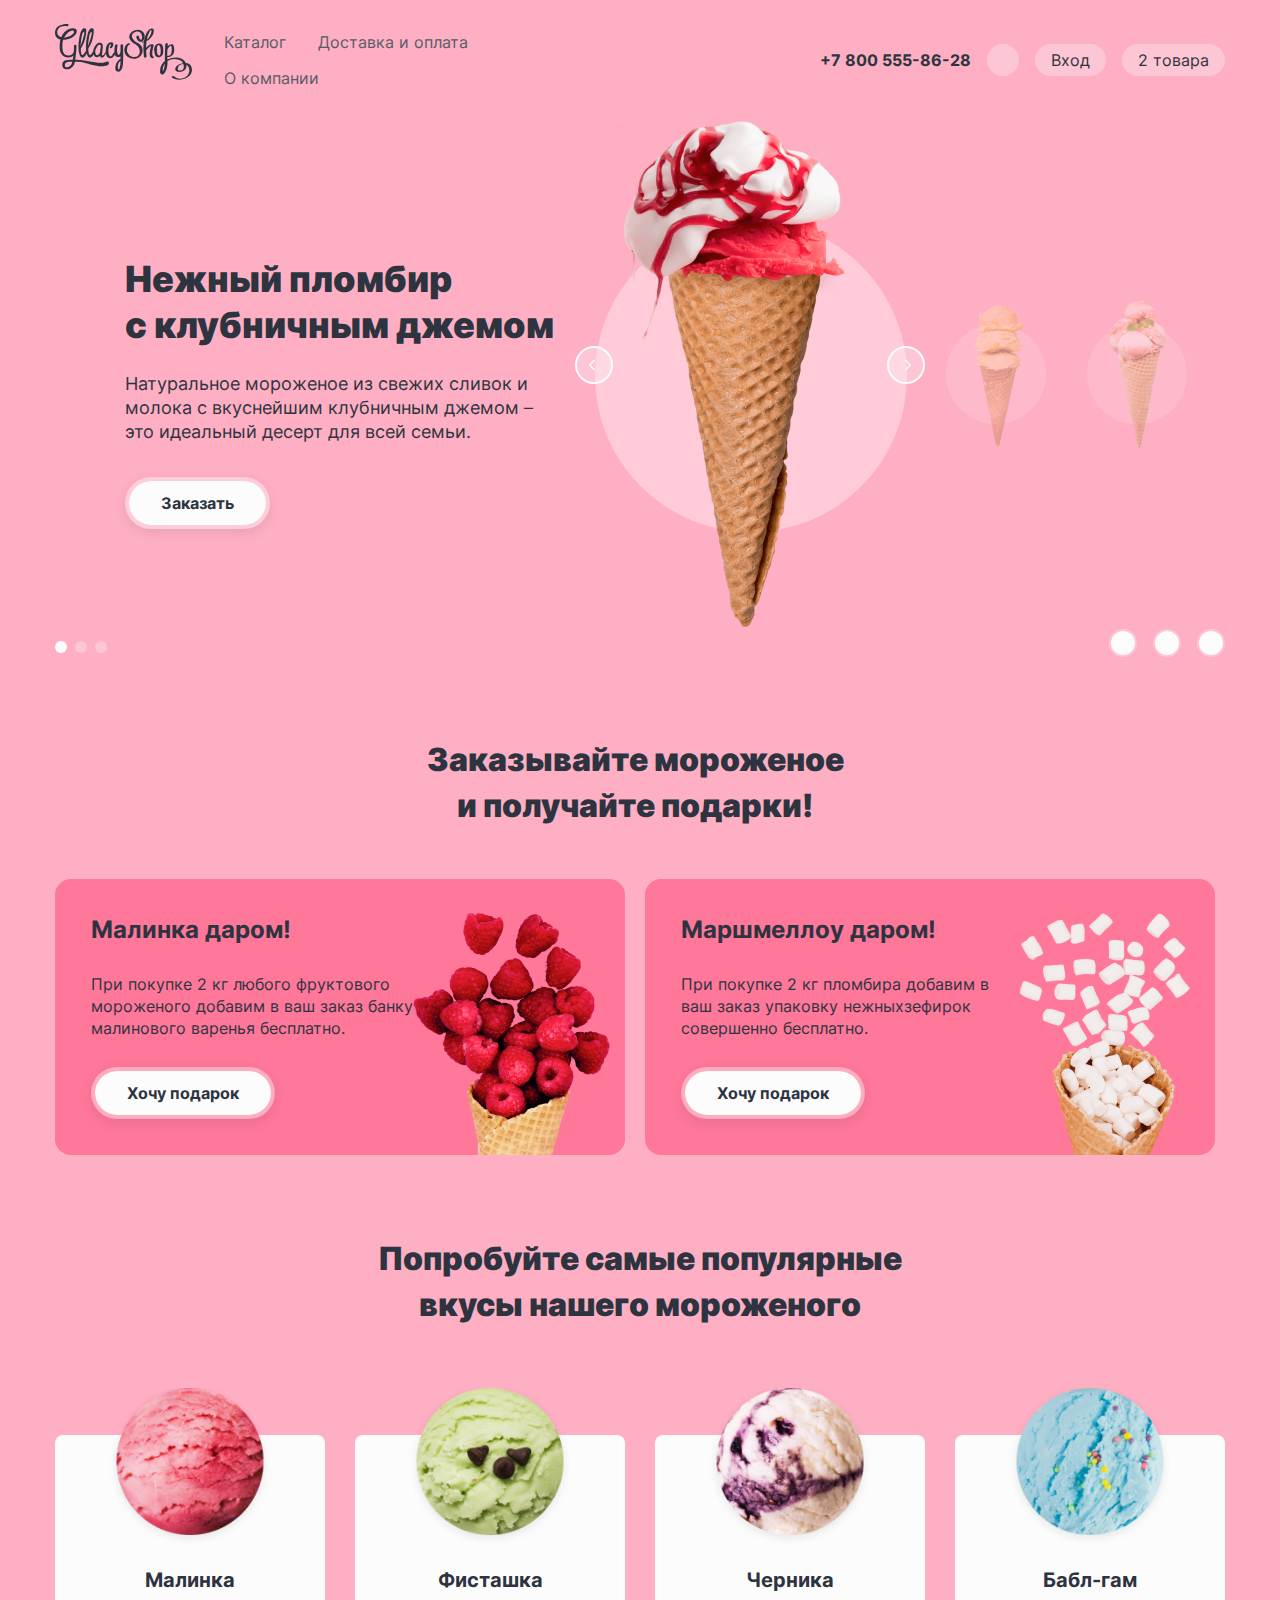
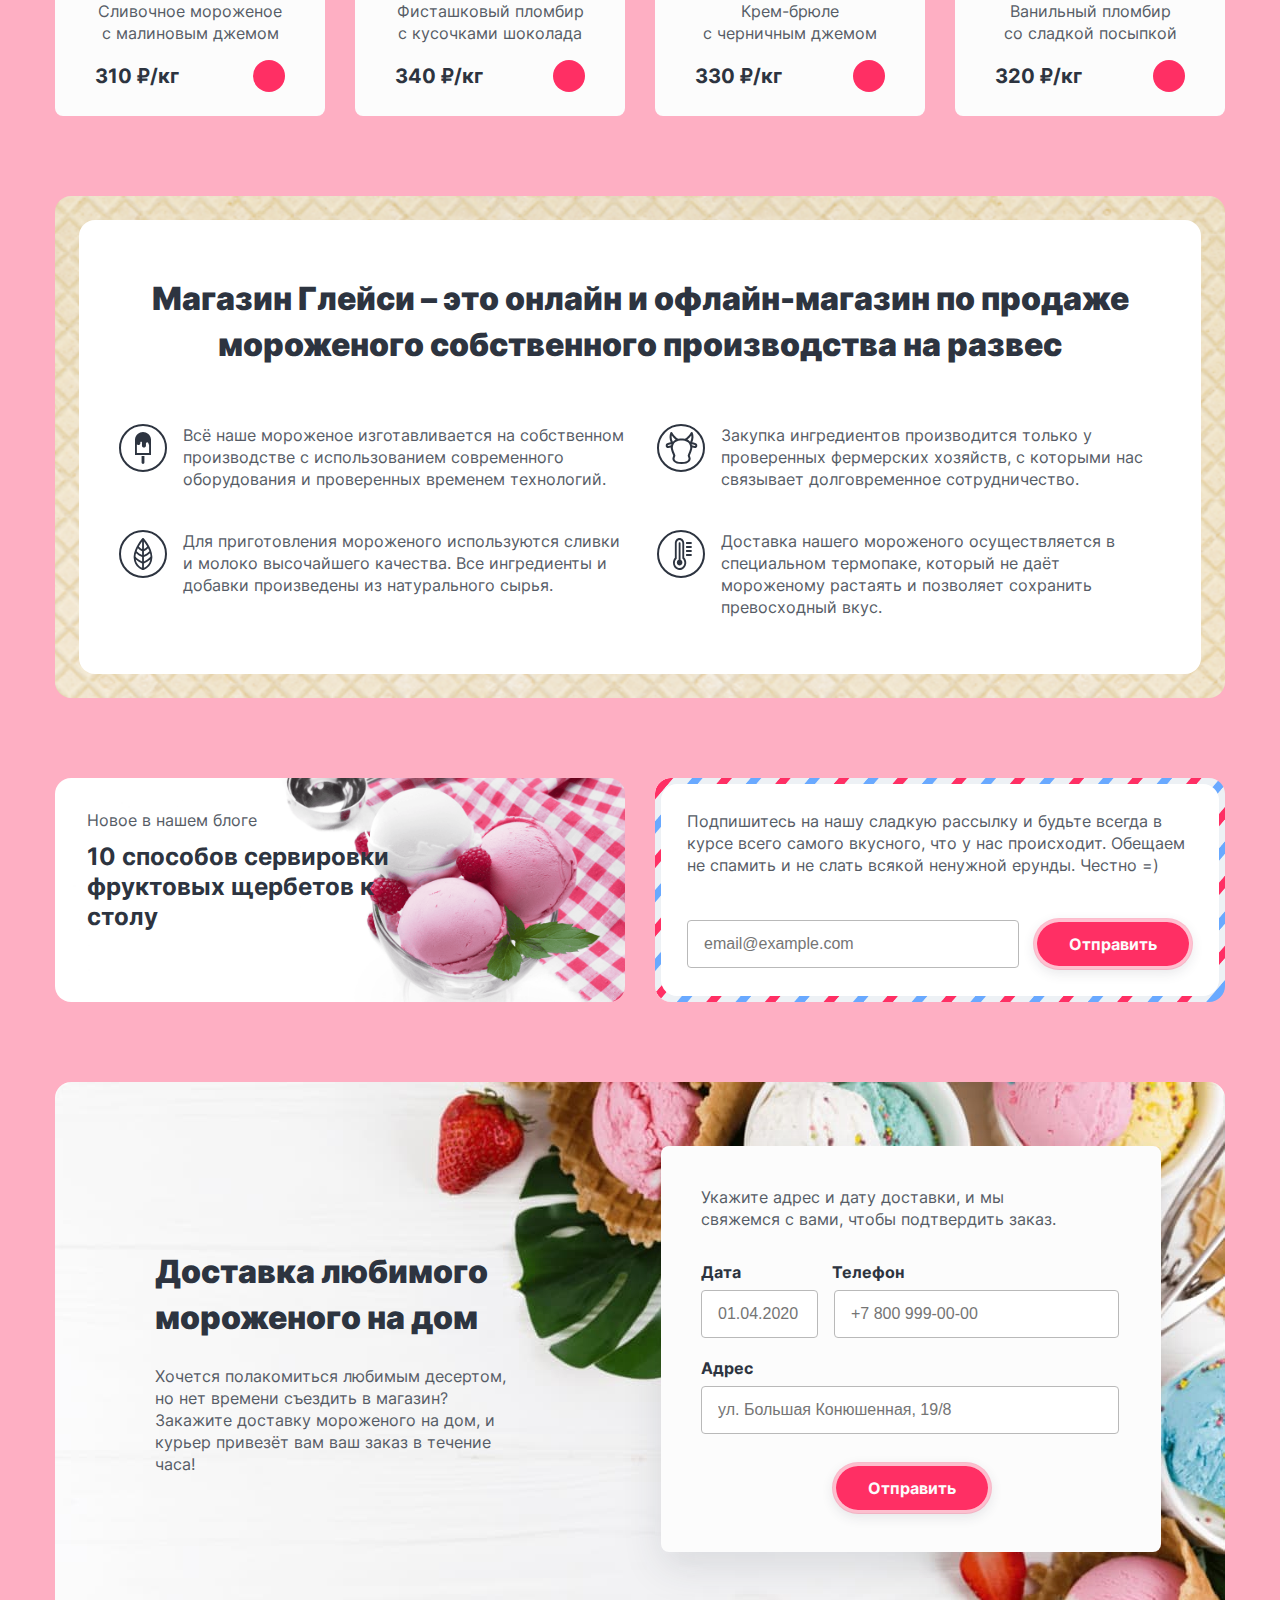
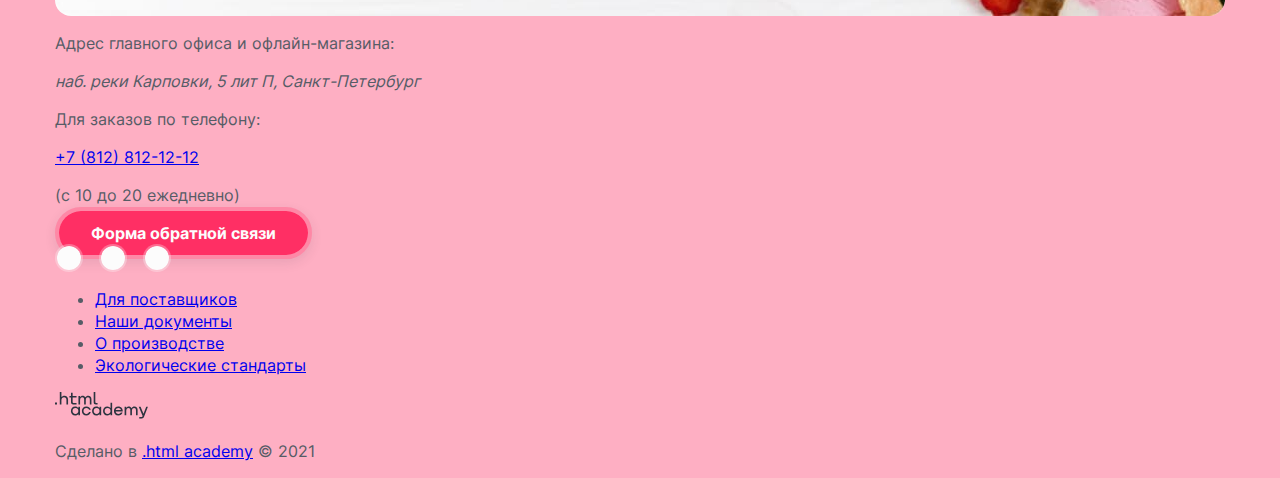
<file: index.html>
<!DOCTYPE html>
<html lang="ru">
  <head>
    <meta charset="utf-8">
    <title>HTML Academy: Глейси</title>
    <link rel="stylesheet" href="styles/styles.css">
  </head>
  <body>
    <header class="page-header container">
      <a class="logo" href="index.html">
        <img class="page-header__image" src="./images/logo.svg" alt="Логотип сервиса доставки мороженного Глейси." width="137" height="56">
      </a>
      <nav class="site-navigation">
        <ul class="site-navigation__list">
          <li class="site-navigation__item">
            <a class="site-navigation__link" href="catalog.html">Каталог</a>
          </li>
          <li class="site-navigation__item">
            <a class="site-navigation__link" href="#">Доставка и оплата</a>
          </li>
          <li class="site-navigation__item">
            <a class="site-navigation__link" href="#">О компании</a>
          </li>
        </ul>
        <ul class="site-navigation__list navigation-user">
          <li class="navigation-user__item navigation-user__item--main">
            <a class="navigation-user__link navigation-user__link--main" href="tel:+78005558628">+7 800 555-86-28</a>
          </li>
          <li class="navigation-user__item">
            <a class="navigation-user__link" href="#">
              <span class="visually-hidden">Поиск.</span>
            </a>
          </li>
          <li class="navigation-user__item">
            <a class="navigation-user__link" href="#">Вход</a>
          </li>
          <li class="navigation-user__item">
            <a class="navigation-user__link" href="#">2 товара</a>
          </li>
        </ul>
      </nav>
    </header>
    <main class="main-index container">
      <h1 class="visually-hidden">Сервис доставки мороженного Глейси</h1>
      <section class="slider container">
        <h2 class="visually-hidden">Закажите мороженное</h2>
        <div class="slider-description">
          <ol class="slider-description__list">
            <li class="slider-description__item slider-description__item--active">
              <h3 class="slider-description__title">Нежный пломбир<br> с клубничным джемом</h3>
              <p class="slider-description__text">Натуральное мороженое из свежих сливок и молока с вкуснейшим клубничным джемом – это идеальный десерт для всей семьи.</p>
              <a class="button button--main" href="#">Заказать</a>
            </li>
            <li class="slider-description__item slider-description__item--inactive">
              <h3 class="slider-description__title">Сливочное мороженое со вкусом банана</h3>
              <p class="slider-description__text">Сливочное мороженое с ярким банановым вкусом подарит вам свежесть и наслаждение даже в самый жаркий летний день.</p>
              <a class="button button--main" href="#">Заказать</a>
            </li>
            <li class="slider-description__item slider-description__item--inactive">
              <h3 class="slider-description__title">Карамельный пломбир с маршмеллоу</h3>
              <p class="slider-description__text">Необычный сладкий десерт с карамельным топпингом и кусочками зефира завоюет сердца сладкоежек всех возрастов.</p>
              <a class="button button--main" href="#">Заказать</a>
            </li>
          </ol>
        </div>
        <div class="slider-content">
          <ol class="slider-content__list">
            <li class="slider-content__item slider-content__item--active">
              <img class="slider-content__image slider-content__image--active" src="./images/product/icecream-strawberry.png" alt="Нежный пломбир с клубничным джемом." width="306" height="507">
            </li>
            <li class="slider-content__item">
              <img class="slider-content__image" src="./images/product/icecream-banana.png" alt="Сливочное мороженое со вкусом банана." width="66" height="150">
            </li>
            <li class="slider-content__item">
              <img class="slider-content__image" src="./images/product/icecream-caramel.png" alt="Карамельный пломбир с маршмеллоу." width="66" height="150">
            </li>
          </ol>
        </div>
        <div class="slider-control">
          <button class="slider-control__button slider-control__button--previous" type="button">
            <span class="visually-hidden">Предыдущее фото.</span>
          </button>
          <button class="slider-control__button slider-control__button--next" type="button">
            <span class="visually-hidden">Следующее фото.</span>
          </button>
        </div>
        <ol class="slider-pagination">
          <li class="slider-pagination__item">
            <button class="slider-pagination__button slider-pagination__button--active" type="button">
              <span class="visually-hidden">1 фото.</span>
            </button>
          </li>
          <li class="slider-pagination__item">
            <button class="slider-pagination__button" type="button">
              <span class="visually-hidden">2 фото.</span>
            </button>
          </li>
          <li class="slider-pagination__item">
            <button class="slider-pagination__button" type="button">
              <span class="visually-hidden">3 фото.</span>
            </button>
          </li>
        </ol>
        <div class="social-list slider-social-list">
          <a class="social-list__link" href="https://t.me/htmlacademy">
            <span class="visually-hidden">Мы в Телеграмме.</span>
          </a>
          <a class="social-list__link" href="https://vk.com/htmlacademy" target="_blank">
            <span class="visually-hidden">Мы в ВКонтакте.</span>
          </a>
          <a class="social-list__link" href="https://www.youtube.com/user/htmlacademyru">
            <span class="visually-hidden">Мы в Ютубе.</span>
          </a>
        </div>
      </section>
      <section class="promo container">
        <h2 class="main-title promo__main-title">Заказывайте мороженое и получайте подарки!</h2>
        <article class="promo__card promo__card--rasberry">
          <h3 class="promo__title">Малинка даром!</h3>
          <p class="promo__description">При покупке 2 кг любого фруктового мороженого добавим в ваш заказ банку малинового варенья бесплатно.</p>
          <a class="button promo__button button--main" href="#">Хочу подарок</a>
        </article>
        <article class="promo__card promo__card--marshmallow">
          <h3 class="promo__title">Маршмеллоу даром!</h3>
          <p class="promo__description">При покупке 2 кг пломбира добавим в ваш заказ упаковку нежныхзефирок совершенно бесплатно.</p>
          <a class="button promo__button button--main" href="#">Хочу подарок</a>
        </article>
      </section>
      <section class="product container">
        <h2 class="main-title product__main-title">Попробуйте самые популярные вкусы нашего мороженого</h2>
        <div class="product-container">
          <article class="product__card">
            <a class="product__link" href="#">
              <img class="product__image" src="./images/product/raspberry.png" alt="Малиновое мороженное." width="168" height="168">
            </a>
            <a class="product__link" href="#">
              <h2 class="product__title">Малинка</h2>
            </a>
            <p class="product__description">Сливочное мороженое с малиновым джемом</p>
            <div class="product__price-container">
              <b class="product__price">310 ₽/кг</b>
              <a class="product__button" href="#">
                <span class="visually-hidden">Добавить в корзину.</span>
              </a>
            </div>
          </article>
          <article class="product__card">
            <a class="product__link" href="#">
              <img class="product__image" src="./images/product/pistachio.png" alt="Фисташковое мороженное." width="168" height="168">
            </a>
            <a class="product__link" href="#">
              <h2 class="product__title">Фисташка</h2>
            </a>
            <p class="product__description">Фисташковый пломбир с кусочками шоколада</p>
            <div class="product__price-container">
              <b class="product__price">340 ₽/кг</b>
              <a class="product__button" href="#">
                <span class="visually-hidden">Добавить в корзину.</span>
              </a>
            </div>
          </article>
          <article class="product__card">
            <a class="product__link" href="#">
              <img class="product__image" src="./images/product/blueberry.png" alt="Черничное мороженное." width="168" height="168">
            </a>
            <a class="product__link" href="#">
              <h2 class="product__title">Черника</h2>
            </a>
            <p class="product__description">Крем-брюле<br> с черничным джемом</p>
            <div class="product__price-container">
              <b class="product__price">330 ₽/кг</b>
              <a class="product__button" href="#">
                <span class="visually-hidden">Добавить в корзину.</span>
              </a>
            </div>
          </article>
          <article class="product__card">
            <a class="product__link" href="#">
              <img class="product__image" src="./images/product/bubblegum.png" alt="Мороженное со вкусом жвачки." width="168" height="168">
            </a>
            <a class="product__link" href="#">
              <h2 class="product__title">Бабл-гам</h2>
            </a>
            <p class="product__description">Ванильный пломбир<br> со сладкой посыпкой</p>
            <div class="product__price-container">
              <b class="product__price">320 ₽/кг</b>
              <a class="product__button" href="#">
                <span class="visually-hidden">Добавить в корзину.</span>
              </a>
            </div>
          </article>
        </div>
      </section>
      <section class="advantages container">
        <div class="advantages-container">
          <h2 class="main-title advantages__main-title">Магазин Глейси – это онлайн и офлайн-магазин по продаже мороженого собственного производства на развес</h2>
          <ul class="advantages__list">
            <li class="advantages__item advantages__item--production">Всё наше мороженое изготавливается на собственном производстве с использованием современного оборудования и проверенных временем технологий.</li>
            <li class="advantages__item advantages__item--purchase">Закупка ингредиентов производится только у проверенных фермерских хозяйств, с которыми нас связывает долговременное сотрудничество.</li>
            <li class="advantages__item advantages__item--materials">Для приготовления мороженого используются сливки и молоко высочайшего качества. Все ингредиенты и добавки произведены из натурального сырья.</li>
            <li class="advantages__item advantages__item--delivery">Доставка нашего мороженого осуществляется в специальном термопаке, который не даёт мороженому растаять и позволяет сохранить превосходный вкус.</li>
          </ul>
        </div>
      </section>
      <section class="news container">
        <h2 class="visually-hidden">Новостной блок.</h2>
        <aside class="news-container news-container__blog">
          <h3 class="visually-hidden">Новости о сервировке.</h3>
          <p class="news-container__description">Новое в нашем блоге</p>
          <a class="news-container__link" href="#">10 способов сервировки фруктовых щербетов к столу</a>
        </aside>
        <aside class="news-container news-container__mail">
          <h3 class="visually-hidden">Подпишись на рассылку.</h3>
          <div class="new-container__mail-wrapper">
            <p class="news-container__description news-container__description-mail">Подпишитесь на нашу сладкую рассылку и будьте всегда в курсе всего самого вкусного, что у нас происходит. Обещаем не спамить и не слать всякой ненужной ерунды. Честно =)</p>
            <form class="news-container__form form" action="https://echo.htmlacademy.ru" method="post">
              <label class="visually-hidden" for="email">Введите ваш e-mail.</label>
              <input class="news-container__input input" type="email" name="email" id="email" placeholder="email@example.com">
              <button class="button button--secondary" type="submit">Отправить</button>
          </form>
          </div>
        </aside>
      </section>
      <section class="delivery container">
        <div class="delivery-container__description">
          <h2 class="main-title delivery__title">Доставка любимого мороженого на дом</h2>
          <p class="delivery__description">Хочется полакомиться любимым десертом,&nbsp; но нет времени съездить в магазин? Закажите доставку мороженого на дом, и курьер привезёт вам ваш заказ в течение часа!</p>
        </div>
        <div class="dilivery-container__form">
          <p class="dilivery-container__description delivery__description">Укажите адрес и дату доставки, и мы свяжемся с вами, чтобы подтвердить заказ.</p>
          <form class="delivery__form form" action="https://echo.htmlacademy.ru" method="post">
            <span class="form__container">
              <label class="form__label" for="date">Дата</label>
              <input class="delivery__input delivery__input--date input" type="text" name="date" id="date" placeholder="01.04.2020">
            </span>
            <span class="form__container">
              <label class="form__label" for="phone">Телефон</label>
              <input class="delivery__input delivery__input--phone input" type="text" name="phone" id="phone" placeholder="+7 800 999-00-00">
            </span>
            <span class="form__container form__container--address">
              <label class="form__label" for="address">Адрес</label>
              <input class="delivery__input delivery__input--address input" type="text" name="address" id="address" placeholder="ул. Большая Конюшенная, 19/8">
            </span>
            <button class="button button-delivery button--secondary" type="submit">Отправить</button>
          </form>
        </div>
      </section>
      <section class="contact container">
        <h2 class="visually-hidden">Контактная информация.</h2>
        <div class="contact-container">
          <p class="contact__description">Адрес главного офиса и офлайн-магазина:</p>
          <address class="contact__main-info">наб. реки Карповки, 5 лит П, Санкт-Петербург</address>
          <p class="contact__description">Для заказов по телефону:</p>
          <a class="contact__main-info" href="tel:+78128121212">+7 (812) 812-12-12</a>
          <p class="contact__additional-info">(с 10 до 20 ежедневно)</p>
          <a class="button button--secondary" href="#">Форма обратной связи</a>
        </div>
      </section>
    </main>
    <footer class="page-footer container">
      <div class="social-list footer-social-list">
        <a class="social-list__link" href="https://t.me/htmlacademy">
          <span class="visually-hidden">Мы в Телеграмме.</span>
        </a>
        <a class="social-list__link" href="https://vk.com/htmlacademy" target="_blank">
          <span class="visually-hidden">Мы в ВКонтакте.</span>
        </a>
        <a class="social-list__link" href="https://www.youtube.com/user/htmlacademyru">
          <span class="visually-hidden">Мы в Ютубе.</span>
        </a>
      </div>
      <div class="footer-navigation">
        <ul class="footer-navigation__list">
          <li class="footer-navigation__item footer-navigation__item--main">
            <a class="footer-navigation__link" href="#">Для поставщиков</a>
          </li>
          <li class="footer-navigation__item">
            <a class="footer-navigation__link" href="#">Наши документы</a>
          </li>
          <li class="footer-navigation__item">
            <a class="footer-navigation__link" href="#">О производстве</a>
          </li>
          <li class="footer-navigation__item">
            <a class="footer-navigation__link" href="#">Экологические стандарты</a>
          </li>
        </ul>
      </div>
      <div class="htmlacademy">
        <a class="htmlacademy__link" href="https://htmlacademy.ru" target="_blank">
          <img class="htmlacademy__image" src="./images/logo_htmlacademy.svg" alt="Логотип htmlacademy" width="93" height="27">
        </a>
        <p class="htmlacademy__description">Сделано в <a class="htmlacademy__description-link" href="https://htmlacademy.ru">.html academy</a> © 2021</p>
      </div>
    </footer>
  </body>
</html>
</file>
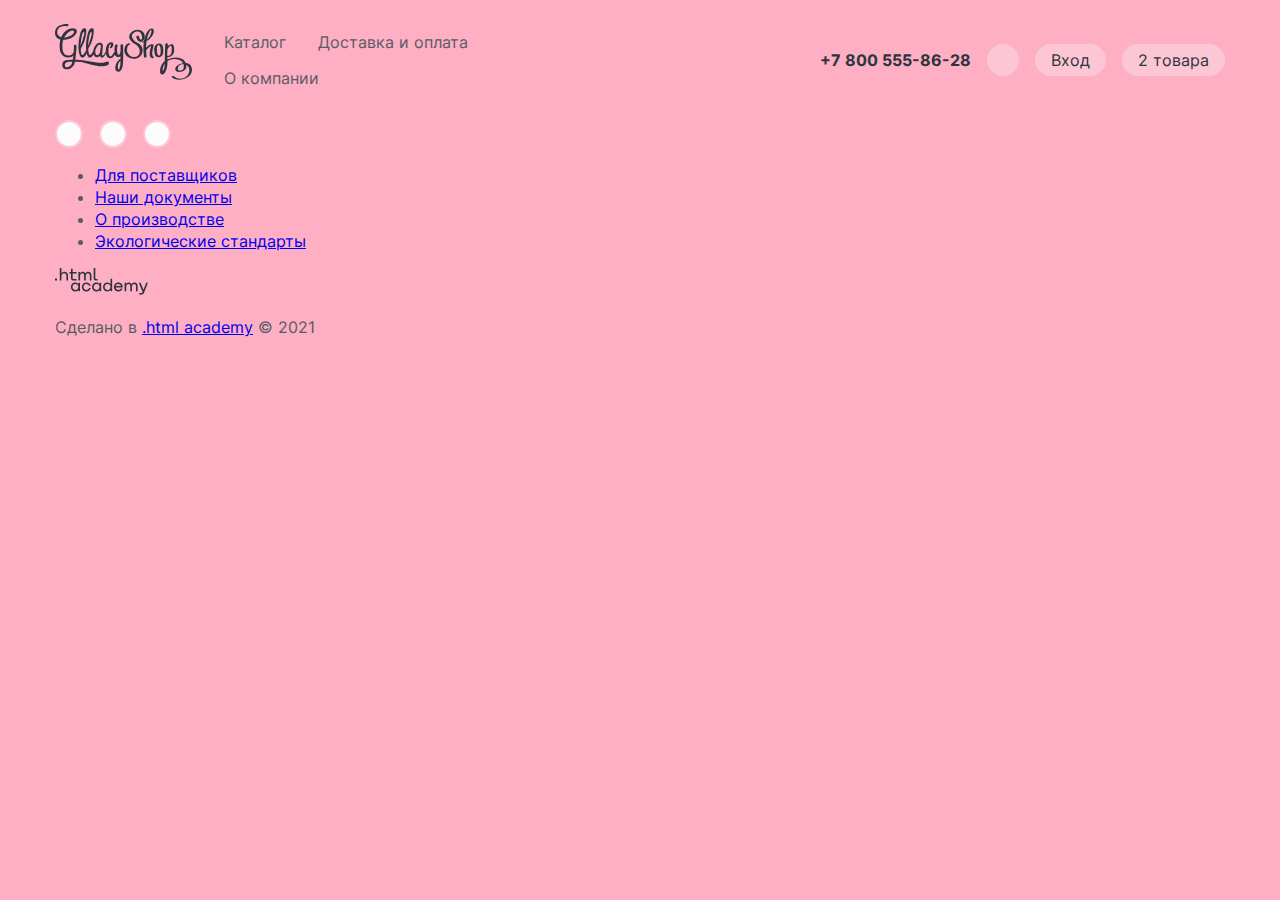
<file: catalog.html>
<!DOCTYPE html>
<html lang="ru">
  <head>
    <meta charset="utf-8">
    <title>HTML Academy: Глейси</title>
    <link rel="stylesheet" href="styles/styles.css">
  </head>
  <body>
    <header class="page-header container">
      <a class="logo" href="index.html">
        <img class="page-header__image" src="./images/logo.svg" alt="Логотип сервиса доставки мороженного Глейси." width="137" height="56">
      </a>
      <nav class="site-navigation">
        <ul class="site-navigation__list">
          <li class="site-navigation__item">
            <a class="site-navigation__link site-navigation__link--active">Каталог</a>
          </li>
          <li class="site-navigation__item">
            <a class="site-navigation__link" href="#">Доставка и оплата</a>
          </li>
          <li class="site-navigation__item">
            <a class="site-navigation__link" href="#">О компании</a>
          </li>
        </ul>
        <ul class="site-navigation__list navigation-user">
          <li class="navigation-user__item navigation-user__item--main">
            <a class="navigation-user__link navigation-user__link--main" href="tel:+78005558628">+7 800 555-86-28</a>
          </li>
          <li class="navigation-user__item">
            <a class="navigation-user__link" href="#">
              <span class="visually-hidden">Поиск.</span>
            </a>
          </li>
          <li class="navigation-user__item">
            <a class="navigation-user__link" href="#">Вход</a>
          </li>
          <li class="navigation-user__item">
            <a class="navigation-user__link" href="#">2 товара</a>
          </li>
        </ul>
      </nav>
    </header>
    <main class="main-index">
      <h1 class="visually-hidden">Каталог мороженного Глейси</h1>
    </main>
    <footer class="page-footer container">
      <div class="social-list footer-social-list">
        <a class="social-list__link" href="https://t.me/htmlacademy">
          <span class="visually-hidden">Мы в Телеграмме.</span>
        </a>
        <a class="social-list__link" href="https://vk.com/htmlacademy" target="_blank">
          <span class="visually-hidden">Мы в ВКонтакте.</span>
        </a>
        <a class="social-list__link" href="https://www.youtube.com/user/htmlacademyru">
          <span class="visually-hidden">Мы в Ютубе.</span>
        </a>
      </div>
      <div class="footer-navigation">
        <ul class="footer-navigation__list">
          <li class="footer-navigation__item footer-navigation__item--main">
            <a class="footer-navigation__link" href="#">Для поставщиков</a>
          </li>
          <li class="footer-navigation__item">
            <a class="footer-navigation__link" href="#">Наши документы</a>
          </li>
          <li class="footer-navigation__item">
            <a class="footer-navigation__link" href="#">О производстве</a>
          </li>
          <li class="footer-navigation__item">
            <a class="footer-navigation__link" href="#">Экологические стандарты</a>
          </li>
        </ul>
      </div>
      <div class="htmlacademy">
        <a class="htmlacademy__link" href="https://htmlacademy.ru" target="_blank">
          <img class="htmlacademy__image" src="./images/logo_htmlacademy.svg" alt="Логотип htmlacademy" width="93" height="27">
        </a>
        <p class="htmlacademy__description">Сделано в <a class="htmlacademy__description-link" href="https://htmlacademy.ru">.html academy</a> © 2021</p>
      </div>
    </footer>
  </body>
</html>
</file>
<file: styles/styles.css>
@font-face {
  font-family: "Inter";
  font-style: normal;
  font-weight: 400;
  src: url("../fonts/inter-400.woff2") format("woff2");
  font-display: swap;
}

@font-face {
  font-family: "Inter";
  font-style: normal;
  font-weight: 700;
  src: url("../fonts/inter-700.woff2") format("woff2");
  font-display: swap;
}

@font-face {
  font-family: "Inter";
  font-style: normal;
  font-weight: 900;
  src: url("../fonts/inter-900.woff2") format("woff2");
  font-display: swap;
}

:root {
  --main-text-color: #565C66;
  --additional-text-color: #2D3440;
  --main-background-color: #FEAFC3;
  --promo-background-color: #FF7799;
  --button-color: #FCFCFC;
  --button-secondary-color: #FF2F64;
}

body {
  font-family: "Inter", Arial, sans-serif;
  font-size: 16px;
  line-height: 22px;
  color: var(--main-text-color);
  background-color: var(--main-background-color);
  margin: 0;
}

*,
*::after,
*::before {
  box-sizing: border-box;
}

img {
  max-width: 100%;
  object-fit: contain;
}

.visually-hidden {
  position: absolute;
  width: 1px;
  height: 1px;
  margin: -1px;
  padding: 0;
  border: 0;
  clip: rect(0 0 0 0);
  overflow: hidden;
}

.container {
  width: 1170px;
  margin: 0 auto;
}

.page-header {
  display: flex;
  padding: 24px 0;
  color: var(--additional-text-color);
}

.logo {
  display: block;
  min-width: 137px;
  padding: 0;
  margin: 0 16px 0 0;
}

.page-header__image {
  vertical-align: middle;
}

.site-navigation {
  display: flex;
  width: 100%;
  justify-content: space-between;
}

.site-navigation__list {
  display: flex;
  justify-content: flex-start;
  align-items: center;
  flex-wrap: wrap;
  max-width: 400px;
  padding: 0;
  margin: 0;
  list-style-type: none;
}

.site-navigation__link {
  display: block;
  line-height: 20px;
  font-style: inherit;
  color: var(--main-text-color);
  text-decoration: none;
  padding: 8px 16px;
  margin: 0;
}

.navigation-user {
  min-width: 431px;
  justify-content: flex-end;
}

.navigation-user__item {
  padding: 0;
  margin-right: 16px;
}

.navigation-user__item--main {
  margin: 6px 16px 6px 0;
  font-weight: 700;
}

.navigation-user__item:last-child {
  margin-right: 0;
}

.navigation-user__link {
  text-decoration: none;
  color: var(--additional-text-color);
  padding: 6px 16px;
  background-color: rgba(252, 252, 252, 0.3);
  border-radius: 30px;
}

.navigation-user__link--main {
  padding: 0;
  background-color: transparent;
}

.slider {
  position: relative;
  display: flex;
  flex-wrap: wrap;
  margin-bottom: 80px;
}

.slider-description {
  display: flex;
  flex-direction: column;
  width: 470px;
  margin: 136px 0 48px 70px;
}

.slider-description__list {
  color: var(--additional-text-color);
  margin: 0;
  padding: 0;
  list-style-type: none;
}

.slider-description__title {
  font-size: 36px;
  line-height: 46px;
  font-weight: 900;
  padding: 0;
  margin: 0 0 24px;
}

.slider-description__text {
  width: 414px;
  font-size: 18px;
  line-height: 24px;
  padding: 0;
  margin: 0 0 48px;
}

.slider-description__item--inactive {
  display: none;
}

.slider-content {
  width: 630px;
}

.slider-content__list {
  display: flex;
  flex-direction: row;
  align-items: center;
  margin: 0;
  padding: 0;
  list-style-type: none;
}

.slider-content__item {
  display: flex;
  justify-content: center;
  position: relative;
  margin-right: 75px;
}

.slider-content__item:last-child {
  margin-right: 0;
}

.slider-content__item::before {
  position: absolute;
  content: "";
  display: block;
  width: 100px;
  height: 100px;
  background-color: #FFCBD8;
  border-radius: 50%;
  top: 25px;
  z-index: -1;
  opacity: 0.4;
}

.slider-content__item--active {
  width: 312px;
  justify-content: flex-start;
  margin-right: 56px;
}

.slider-content__item--active::before {
  width: 312px;
  height: 312px;
  top: 100px;
  opacity: 1;
}

.slider-control {
  width: 350px;
  position: absolute;
  display: flex;
  justify-content: space-between;
  top: 226px;
  left: 520px;
}

.slider-control__button {
  display: flex;
  justify-content: center;
  align-items: center;
  width: 38px;
  height: 38px;
  box-sizing: border-box;
  border-radius: 26px;
  border: 2px solid var(--button-color);
}

.slider-control__button--previous {
  background: rgba(252, 252, 252, 0.3) url("../images/icons/arrow.svg") no-repeat 11px 11px;
}

.slider-control__button--next {
  background: rgba(252, 252, 252, 0.3) url("../images/icons/arrow.svg") no-repeat 11px 11px;
  transform: rotate(180deg);
}

.button {
  font-family: inherit;
  color: var(--additional-text-color);
  line-height: 20px;
  font-weight: 700;
  text-decoration: none;
  padding: 12px 32px;
  background-clip: padding-box;
  border-radius: 26px;
  box-shadow: 0 4px 12px rgba(45, 52, 64, 0.1);
  box-sizing: border-box;
}

.button--main {
  background-color: var(--button-color);
  border: 4px solid rgba(252, 252, 252, 0.4);
}

.slider-pagination {
  display: flex;
  min-width: 52px;
  list-style-type: none;
  padding: 0;
  margin: 14px 0 0;
}

.slider-pagination__item:not(:last-child) {
  margin-right: 8px;
}

.slider-pagination__button {
  display: block;
  width: 12px;
  height: 12px;
  border: none;
  border-radius: 50%;
  background-color: var(--button-color);
  opacity: 0.3;
}

.slider-pagination__button--active {
  opacity: 1;
}

.social-list {
  display: flex;
  min-width: 104px;
}

.slider-social-list {
  margin: 2px 0 0 auto;
}

.social-list__link {
  display: flex;
  padding: 0;
  width: 28px;
  height: 28px;
  margin-right: 16px;
  background-color: var(--button-color);
  background-clip: content-box;
  border-radius: 50%;
  border: 2px solid rgba(252, 252, 252, 0.3);
}

.social-list__link:last-child {
  margin-right: 0;
}

.promo {
  display: grid;
  grid-template-columns: repeat(2, 570px);
  gap: 20px;
  margin-bottom: 81px;
}

.main-title {
  font-size: 32px;
  line-height: 46px;
  font-weight: 900;
  color: var(--additional-text-color);
  text-align: center;
  margin: 0;
  padding: 0;
}

.promo__main-title {
  grid-column: 1 / -1;
  padding: 0 368px;
  margin: 0 0 30px 0;
}

.promo__card {
  display: flex;
  flex-direction: column;
  justify-content: flex-start;
  max-width: 570px;
  padding: 36px 206px 36px 36px;
  background-color: var(--promo-background-color);
  border-radius: 16px;
}

.promo__title {
  font-size: 24px;
  line-height: 30px;
  font-weight: 700;
  color: var(--additional-text-color);
  padding: 0;
  margin: 0 0 28px;
}

.promo__description {
  color: var(--additional-text-color);
  padding: 0;
  margin: 0 0 28px;
}

.promo__button {
  max-width: 184px;
  box-sizing: border-box;
}

.promo__card--rasberry {
  background: var(--promo-background-color) url("../images/backgrounds/background-rasberry.png") no-repeat 100% 8px;
}

.promo__card--marshmallow {
  background: var(--promo-background-color) url("../images/backgrounds/background-marshmallow.png") no-repeat 100% 8px;
}

.product {
  display: flex;
  flex-direction: column;
  margin-bottom: 80px;
}

.product__main-title {
  margin: 0 321px 107px;
}

.product-container {
  display: grid;
  grid-template-columns: repeat(4, 270px);
  gap: 81px 30px;
}

.product__card {
  display: flex;
  flex-direction: column;
  align-items: center;
  position: relative;
  width: 270px;
  padding: 133px 40px 24px;
  background-color: var(--button-color);
  border-radius: 8px;
}

.product__image {
  position: absolute;
  top: -51px;
  left: 51px;
}

.product__link {
  text-decoration: none;
  color: var(--additional-text-color);
}

.product__title {
  font-size: 20px;
  line-height: 24px;
  padding: 0;
  margin: 0 0 8px;
  text-align: center;
}

.product__description {
  color: var(--main-text-color);
  text-align: center;
  padding: 0;
  margin: 0 0 16px;
  flex-grow: 1;
}

.product__price-container {
  display: flex;
  justify-content: space-between;
  align-items: center;
  width: 190px;
}

.product__price {
  font-size: 20px;
  line-height: 24px;
  color: var(--additional-text-color);
}

.product__button {
  display: block;
  width: 32px;
  height: 32px;
  background-color: #ff2f64;
  border-radius: 50%;
  box-sizing: border-box;
}

.advantages {
  display: flex;
  justify-content: center;
  align-items: center;
  background: #ffffff url("../images/backgrounds/background-advantages.png") no-repeat 50% 0 / cover;
  border-radius: 16px;
  padding: 24px;
  min-height: 480px;
  margin-bottom: 80px;
}

.advantages-container {
  display: flex;
  width: 1122px;
  flex-direction: column;
  padding: 56px 40px;
  background-color: #ffffff;
  border-radius: 16px;
}

.advantages__main-title {
  margin-bottom: 56px;
}

.advantages__list {
  display: grid;
  grid-template-columns: repeat(2, 505px);
  gap: 40px 33px;
  margin: 0;
  padding: 0;
  list-style-type: none;
}

.advantages__item {
  position: relative;
  padding-left: 64px;
}

.advantages__item::after {
  position: absolute;
  content: "";
  width: 48px;
  height: 48px;
  top: 0;
  left: 0;
  border: 2px solid var(--additional-text-color);
  border-radius: 50%;
}

.advantages__item--production::after {
  background: url("../images/icons/icon-icecream.svg") no-repeat 50% 50%;
}

.advantages__item--purchase::after {
  background: url("../images/icons/icon-cow.svg") no-repeat 50% 50%;
}

.advantages__item--materials::after {
  background: url("../images/icons/icon-leaf.svg") no-repeat 50% 50%;
}

.advantages__item--delivery::after {
  background: url("../images/icons/icon-thermometer.svg") no-repeat 50% 50%;
}

.news {
  display: grid;
  grid-template-columns: repeat(2, 570px);
  gap: 30px;
  margin-bottom: 80px;
}

.news-container {
  display: flex;
  flex-direction: column;
  width: 570px;
  border-radius: 16px;
  padding: 32px;
  min-height: 224px;
}

.news-container__blog {
  background: #ffffff url("../images/backgrounds/background-news.png") no-repeat 0 50% / cover;
  padding-right: 235px;
  padding-bottom: 67px;
}

.news-container__description {
  line-height: 20px;
  padding: 0;
  margin: 0 0 12px;
}

.news-container__link {
  font-size: 24px;
  line-height: 30px;
  color: var(--additional-text-color);
  font-weight: 700;
  text-decoration: none;
}

.news-container__mail {
  background: #ffffff url("../images/backgrounds/background-mail.png") no-repeat 0 50% / cover;
  padding: 6px;
}

.new-container__mail-wrapper {
  display: flex;
  flex-wrap: wrap;
  width: 558px;
  background-color: #ffffff;
  border-radius: 16px;
  padding: 26px;
}

.news-container__description-mail {
  line-height: 22px;
  margin-bottom: 42px;
}

.news-container__form {
  display: flex;
  justify-content: space-between;
  align-items: center;
  width: 506px;
}

.input {
  font-size: 16px;
  line-height: 20px;
  color: #B9B9B9;
  background-color: #ffffff;
  border: 1px solid #B9B9B9;
  border-radius: 4px;
  padding: 14px 50px 14px 16px;
  max-height: 48px;
}

.news-container__input {
  width: 332px;
}

.button--secondary {
  font-size: 16px;
  color: var(--button-color);
  background-color: var(--button-secondary-color);
  border: 4px solid rgba(255, 47, 100, 0.3);
}

.delivery {
  display: flex;
  justify-content: space-between;
  border-radius: 16px;
  background: #ffffff url("../images/backgrounds/background-delivery.jpg") no-repeat center/ cover;
  padding: 64px;
  padding-left: 100px;
}

.delivery-container__description {
  display: flex;
  flex-direction: column;
  width: 371px;
}

.delivery__title {
  text-align: start;
  margin-bottom: 24px;
  margin-top: 103px;
}

.delivery__description {
  margin: 0;
  padding: 0;
}

.dilivery-container__form {
  width: 500px;
  background-color: var(--button-color);
  border-radius: 8px;
  box-shadow: 0 15px 40px rgba(45, 52, 64, 0.12);
  padding: 40px 40px 38px;
}

.dilivery-container__description {
  margin: 0 40px 32px 0;
}

.delivery__form {
  display: grid;
  grid-template-columns: 117px 287px;
  gap: 20px 14px;
}

.form__container {
  display: flex;
  flex-direction: column;
}

.form__container--address {
  grid-column: 1 / -1;
}

.form__label {
  line-height: 20px;
  font-weight: 700;
  color: var(--additional-text-color);
  margin-bottom: 8px;
}

.delivery__input--date,
.delivery__input--address {
  padding-right: 16px;
}

.delivery__input--phone {
  margin-left: 2px;
}

.button-delivery {
  grid-column: 2 / -1;
  max-width: 160px;
  margin-top: 8px;
}
</file>
